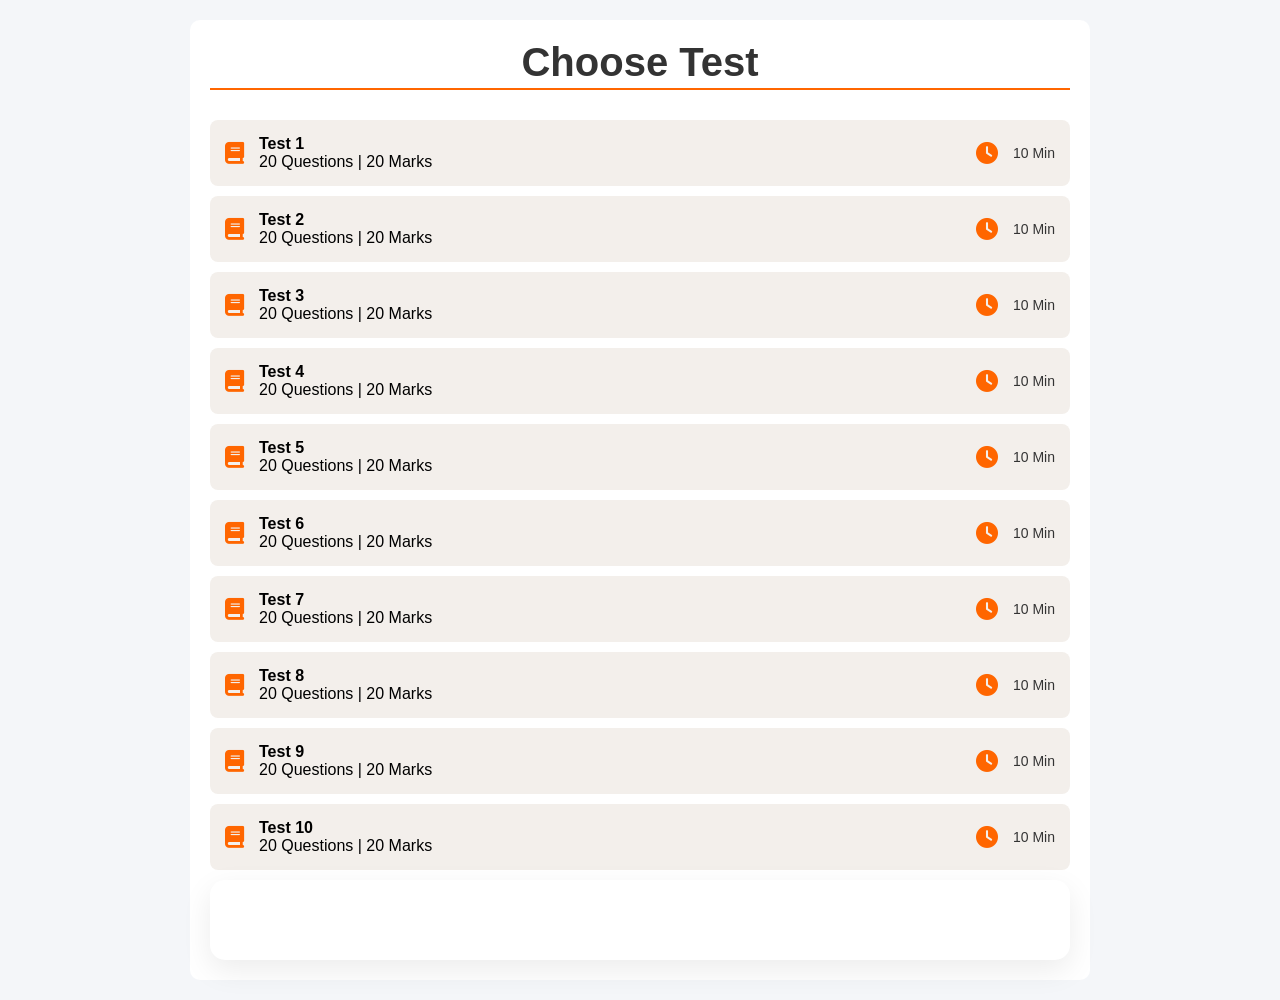
<file: myport/quizes.html>
<!DOCTYPE html>
<html lang="en">

<head>
    <meta charset="UTF-8">
    <meta name="viewport" content="width=device-width, initial-scale=1.0">
    <title>Nirman Skills Academy - Professional Quiz</title>
    <link rel="stylesheet" href="https://cdnjs.cloudflare.com/ajax/libs/font-awesome/6.5.0/css/all.min.css">

    <style>
        * {
            margin: 0;
            padding: 0;
            box-sizing: border-box;
        }

        body {
            font-family: Arial, sans-serif;
            background: #f4f6f9;
            margin: 0;
        }

        .container {
            max-width: 900px;
            /* min-height: 100vh; */
            margin: 20px auto;
            background: #fff;
            padding: 20px;
            border-radius: 10px;
        }

        #chooseHeading {
            font-size: 40px;
            text-align: center;
            padding-bottom: 3px;
            border-bottom: 2px solid #FF6600;
            margin-bottom: 30px;
            color: #333;
        }

        .quiz-item {
            display: flex;
            align-items: center;
            justify-content: space-between;
            padding: 15px;
            margin-bottom: 10px;
            background: rgba(141, 103, 65, 0.1);
            border-radius: 8px;
            cursor: pointer;
        }


        .quiz-item i {
            font-size: 22px;
            margin-right: 15px;
            color: #FF6600;
        }

        .quiz-item:hover {
            background: #ff660034;
        }


        /* Timer */
        .timer {
            text-align: right;
            font-weight: bold;
            font-size: 25px;
            color: #FF6600;
            display: none;
        }

        #description {
            display: none;
            margin-top: 20px;
            padding: 0 20px;
        }

        #description h3 {
            font-size: 33px;
            color: #222;
            margin-bottom: 15px;
            padding-bottom: 5px;
            border-bottom: 2px solid #FF6600;
            width: 400px;
        }

        #description h2 {
            color: #333;
            margin-bottom: 10px;
        }

        #description p {
            font-size: 19px;
            color: #333;
            line-height: 1.5;
            margin-bottom: 20px;
        }

        #description ul {
            list-style: disc inside;
            color: #222;
            margin-bottom: 20px;
            padding-left: 10px;
        }

        #description ul li {
            font-size: 18px;
            margin-bottom: 10px;
        }

        /* Question */
        .question {
            margin-top: 70px;
            margin-bottom: 30px;
        }

        #questionText {
            margin-bottom: 40px;
            font-size: 25px;
        }

        .options button {
            display: block;
            width: 100%;
            padding: 10px;
            margin-bottom: 10px;
            border: 1px solid #ccc;
            background: #f9f9f9;
            cursor: pointer;
            border-radius: 5px;
            font-size: 18px;
        }

        .options button.selected {
            background: #ff660034;
        }

        .btn-group {
            text-align: right;
        }

        .nav-btn,
        .submit-btn,
        .result-btn {
            padding: 10px 20px;
            margin: 10px 10px 0 0;
            border: none;
            border-radius: 5px;
            font-size: 20px;
            font-weight: 700;
            cursor: pointer;
            background: #FF6600;
            color: #fff;
        }


        .result {
            text-align: center;
            padding: 40px 20px;
            border-radius: 15px;
            background: #ffffff;
            box-shadow: 0 10px 30px rgba(0, 0, 0, 0.08);


            animation: fadeIn 0.6s ease;
        }


        @keyframes fadeIn {
            from {
                opacity: 0;
                transform: translateY(15px);
            }

            to {
                opacity: 1;
                transform: translateY(0);
            }
        }

        .score-circle {
            margin: 20px auto;
            position: relative;
            width: 160px;
            height: 160px;
            border-radius: 50%;
            background: conic-gradient(#FF6600 0deg, #eee 0deg);
            display: flex;
            align-items: center;
            justify-content: center;
            font-size: 35px;
            font-weight: bold;
            color: #333;
            transition: 1s ease;
        }

        /* .pass {
            background: linear-gradient(45deg, #4CAF50, #2e7d32);
        }

        .fail {
            background: linear-gradient(45deg, #e53935, #b71c1c);
        } */

        .result-stats {
            display: flex;
            flex-wrap: wrap;
            justify-content: space-around;
            margin-top: 20px;
            font-size: 20px;
        }

        .result-stats p {
            margin: 8px 0;
            width: 50%;
        }


        .result h2 {
            font-size: 40px;
            margin-bottom: 50px;
            color: #222;
            /* text-align: center; */
        }

        .result p {
            font-size: 22px;
            margin-bottom: 15px;
            color: #333;
            /* text-align: center; */
        }

        .review {
            display: none;
            margin-top: 20px;
            background: #fff3cd;
            padding: 15px;
            border-radius: 8px;
        }





        .result-btn-group {
            display: flex;
            justify-content: center;
            gap: 15px;
            margin-top: 30px;
            flex-wrap: wrap;
        }

        .result-btn {
            padding: 10px 20px;
            border-radius: 30px;
            border: none;
            cursor: pointer;
            font-size: 14px;
            font-weight: 500;
            text-decoration: none;
            display: inline-flex;
            align-items: center;
            gap: 8px;
            transition: 0.3s ease;
            box-shadow: 0 4px 10px rgba(0, 0, 0, 0.08);
        }

        /* Review */
        .review-btn {
            background: linear-gradient(45deg, #4CAF50, #43A047);
            color: white;
        }

        /* Restart */
        .retry-btn {
            background: linear-gradient(45deg, #FF6600, #FF8533);
            color: white;
        }

        /* Home */
        .back-home {
            background: #ffffff;
            color: #333;
            border: 1px solid #ddd;
        }

        /* Hover */
        .result-btn:hover {
            transform: translateY(-2px);
            box-shadow: 0 6px 15px rgba(0, 0, 0, 0.15);
        }


        .correct {
            color: green;
        }

        .wrong {
            color: red;
        }




        /* Mobile */
        @media (max-width: 768px) {
            .result-btn-group {
                flex-direction: column;
                align-items: stretch;
            }

            .result-btn {
                width: 100%;
                justify-content: center;
            }
        }

        @media (max-width: 500px) {
            .quiz-item {
                padding: 15px 5px;
            }
        }
    </style>
</head>

<body>

    <div class="container">

        <h2 id="chooseHeading">Choose Test</h2>

        <div id="quizList"></div>

        <div class="timer" id="timer">
            <i class="fa-solid fa-trophy"></i> Time Left: <span id="time">10:00</span>
        </div>

        <!-- Description Section -->
        <div id="description">
            <h3 id="descTitle"></h3>
            <h2>Ready to Test Your Knowledge?</h2>
            <p>This quiz is not just about scoring marks — it’s about learning, growing, and strengthening your skills.
                Each question has been thoughtfully designed to deepen your understanding and challenge your thinking.
                Take your time to read every question carefully, analyze your options, and choose the best possible
                answer. Remember, every attempt is an opportunity to improve and build confidence. Stay focused, stay
                positive, and give your very best effort.</p>

            <ul>
                <li>Total Questions: 20</li>
                <li>Total Marks: 20</li>
                <li>Each Question carries 1 mark</li>
                <li>Do not refresh the page</li>
                <li>Time Limit: 10 Minutes</li>
                <li>All the Best <i class="fa-solid fa-thumbs-up"
                        style="color: rgb(177, 117, 5); font-size: 25px; margin-left: 10px;"></i></li>
            </ul>

            <button class="nav-btn" id="startQuizBtn">Start Quiz</button>
        </div>


        <div id="quizArea" style="display:none;">
            <div class="question">
                <h3 id="questionText"></h3>
                <div class="options" id="options"></div>
            </div>

            <div class="btn-group">
                <button class="nav-btn" id="prevBtn">Previous</button>
                <button class="nav-btn" id="nextBtn">Next</button>
                <button class="submit-btn" id="submitBtn" style="display:none;">Submit</button>
            </div>

        </div>

        <div class="result" id="result"></div>
        <div class="review" id="review"></div>

    </div>

    <script>

        // Generate 10 Tests
        let tests = [];
        for (let t = 1; t <= 10; t++) {
            tests.push({
                title: "Test " + t,
                questions: generateQuestions()
            });
        }

        function generateQuestions() {

            // 🔥 Big Question Bank (add more anytime)
            const questionBank = [
                { q: "What does CPU stand for?", o: ["Central Process Unit", "Central Processing Unit", "Computer Personal Unit", "Central Processor Utility"], a: 1 },
                { q: "Which device is used for input?", o: ["Monitor", "Printer", "Keyboard", "Speaker"], a: 2 },
                { q: "Which is an operating system?", o: ["Windows", "Mouse", "CPU", "Excel"], a: 0 },
                { q: "RAM stands for?", o: ["Random Access Memory", "Read Access Memory", "Run Access Memory", "None"], a: 0 },
                { q: "Which is storage device?", o: ["Hard Disk", "Keyboard", "Monitor", "Mouse"], a: 0 },
                { q: "What does HTML stand for?", o: ["Hyper Text Markup Language", "High Text Machine Language", "Hyper Tool Markup Language", "None"], a: 0 },
                { q: "Which is a programming language?", o: ["Python", "Windows", "Chrome", "Keyboard"], a: 0 },
                { q: "Which key is used to refresh?", o: ["F1", "F2", "F5", "F12"], a: 2 },
                { q: "Which is output device?", o: ["Printer", "Keyboard", "Mouse", "Scanner"], a: 0 },
                { q: "What is full form of URL?", o: ["Uniform Resource Locator", "Universal Resource Link", "United Resource Locator", "None"], a: 0 },
                { q: "Which is database software?", o: ["MS Access", "MS Word", "Paint", "Notepad"], a: 0 },
                { q: "Which company made Windows?", o: ["Google", "Microsoft", "Apple", "IBM"], a: 1 },
                { q: "Which is search engine?", o: ["Google", "Windows", "CPU", "Excel"], a: 0 },
                { q: "Binary number system uses?", o: ["0 and 1", "1 and 2", "0 to 9", "A and B"], a: 0 },
                { q: "Which is web browser?", o: ["Chrome", "Word", "Excel", "PowerPoint"], a: 0 },
                { q: "What is MS Word?", o: ["Spreadsheet", "Word Processor", "Browser", "OS"], a: 1 },
                { q: "Which is antivirus?", o: ["Quick Heal", "Excel", "PowerPoint", "CPU"], a: 0 },
                { q: "Which memory is permanent?", o: ["RAM", "ROM", "Cache", "Register"], a: 1 },
                { q: "Shortcut to copy?", o: ["Ctrl + C", "Ctrl + V", "Ctrl + X", "Ctrl + A"], a: 0 },
                { q: "Shortcut to paste?", o: ["Ctrl + P", "Ctrl + V", "Ctrl + C", "Ctrl + Z"], a: 1 },
                { q: "Which is spreadsheet software?", o: ["Excel", "Word", "Paint", "Chrome"], a: 0 },
                { q: "What is internet?", o: ["Network of networks", "Software", "Hardware", "Browser"], a: 0 },
                { q: "Which is cloud storage?", o: ["Google Drive", "CPU", "RAM", "Monitor"], a: 0 }
            ];

            // 🔀 Shuffle Question Bank
            // let shuffled = questionBank.sort(() => 0.5 - Math.random());

            // // 🎯 Pick 20 random unique questions
            // let selectedQuestions = shuffled.slice(0, 20);

            // // Add selected property
            // return selectedQuestions.map(q => ({ ...q, selected: null }));

            function shuffleArray(array) {
                for (let i = array.length - 1; i > 0; i--) {
                    let j = Math.floor(Math.random() * (i + 1));
                    [array[i], array[j]] = [array[j], array[i]];
                }
                return array;
            }

            let shuffled = shuffleArray([...questionBank]);

            let selectedQuestions = shuffled.slice(0, 20);

            return selectedQuestions.map(q => ({ ...q, selected: null }));

        }



        // Create Quiz List
        const quizList = document.getElementById("quizList");
        tests.forEach((test, index) => {
            let div = document.createElement("div");
            div.className = "quiz-item";
            div.innerHTML = `
    <div style="display:flex; align-items:center;">
        <i class="fa fa-book"></i>
        <div>
            <strong>${test.title}</strong><br>
            20 Questions | 20 Marks
        </div>
    </div>

    <div style="display:flex; align-items:center; gap:0px; font-size:14px; color:#333;">
        <i class="fa-solid fa-clock"></i>
        10 Min
    </div>
`;
            div.onclick = () => startTest(index);
            quizList.appendChild(div);
        });

        let currentTest = null;
        let currentQ = 0;
        let timerInterval;
        let timeLeft = 600;

        // Start Test
        function startTest(index) {
            currentTest = tests[index];

            // Hide Quiz Selection Area
            document.getElementById("chooseHeading").style.display = "none";
            quizList.style.display = "none";

            // Show Description
            document.getElementById("description").style.display = "block";

            document.getElementById("descTitle").innerText =
                currentTest.title + " - Instructions";
        }


        // Timer
        function startTimer() {
            timeLeft = 600;
            timerInterval = setInterval(() => {
                let minutes = Math.floor(timeLeft / 60);
                let seconds = timeLeft % 60;
                document.getElementById("time").innerText =
                    `${minutes}:${seconds < 10 ? '0' + seconds : seconds}`;
                if (timeLeft <= 0) {
                    clearInterval(timerInterval);
                    alert("Time Over!");
                    submitQuiz(true);
                }
                timeLeft--;
            }, 1000);
        }

        // Show Question
        function showQuestion() {
            let q = currentTest.questions[currentQ];
            document.getElementById("questionText").innerText =
                `Q${currentQ + 1}. ${q.q}`;

            let options = document.getElementById("options");
            options.innerHTML = "";

            q.o.forEach((opt, i) => {
                let btn = document.createElement("button");
                btn.innerText = opt;
                if (q.selected === i) btn.classList.add("selected");

                btn.onclick = () => {
                    q.selected = i;
                    showQuestion();
                };

                options.appendChild(btn);
            });

            // 👇 YAHI PAR yeh code lagana hai
            document.getElementById("prevBtn").style.display =
                currentQ === 0 ? "none" : "inline-block";

            document.getElementById("nextBtn").style.display =
                currentQ === currentTest.questions.length - 1 ? "none" : "inline-block";

            document.getElementById("submitBtn").style.display =
                currentQ === currentTest.questions.length - 1 ? "inline-block" : "none";
        }



        // Navigation
        nextBtn.onclick = () => { currentQ++; showQuestion(); }
        prevBtn.onclick = () => { currentQ--; showQuestion(); }


        document.getElementById("startQuizBtn").onclick = function () {
            document.getElementById("description").style.display = "none";
            document.getElementById("quizArea").style.display = "block";
            document.getElementById("timer").style.display = "block";

            currentQ = 0;
            startTimer();
            showQuestion();
        };


        // Submit
        submitBtn.onclick = () => submitQuiz(false);



        function submitQuiz(timeOver) {
            clearInterval(timerInterval);

            document.getElementById("quizArea").style.display = "none";
            document.getElementById("timer").style.display = "none";

            let correct = 0, wrong = 0;

            currentTest.questions.forEach(q => {
                if (q.selected === q.a) correct++;
                else if (q.selected !== null) wrong++;
            });

            let percentage = Math.round((correct / 20) * 100);
            let isPass = percentage >= 50;


            // 🔥 Badge YAHAN add karein
            let badge = "";

            if (percentage >= 80) badge = "<i class=\"fa-solid fa-trophy\"></i> Top Performer";
            else if (percentage >= 50) badge = `<span style="display:flex; align-items:center; gap:6px; font-size:20px; font-weight:600;">
                        <i class="fa-solid fa-star" style="color: rgb(255, 212, 59); font-size:22px; "></i> Qualified
                        </span>`;
            // else if (percentage >= 50) badge = "<i class=\"fa-solid fa-star\" style=\"color: rgb(255, 212, 59);\"> Qualified";
            else badge = "<i class=\"fa-solid fa-thumbs-up\"></i> Needs Improvement";


            // 🔥 Motivational Message YAHAN add karo
            let message = "";

            if (percentage >= 80) {
                message = "Excellent Performance! <i class=\"fa-solid fa-star\" style=\"color: rgb(255, 212, 59);\"></i> Keep it up!";
            } else if (percentage >= 50) {
                message = "Good Job <i class=\"fa-solid fa-thumbs-up\"></i> You can improve even more!";
            } else {
                message = "Don't worry, Review and try again!";
            }


            let result = document.getElementById("result");
            result.style.display = "block";

            result.innerHTML = `
        <h2>${timeOver ? "⏰ Time Over!" : "🎉 Test Completed!"}</h2>


          <!-- 🔥 YAHAN BADGE ADD KARO -->
    <h3 style="margin-bottom:15px; color:#FF6600;">
        ${badge}
    </h3>

        
        <div class="score-circle ${isPass ? 'pass' : 'fail'}">
            ${percentage}%
        </div>

        <div class="result-stats">
            <p><strong>Correct:</strong> ${correct}</p>
            <p><strong>Wrong:</strong> ${wrong}</p>
            <p><strong>Marks:</strong> ${correct} / 20</p>
            <p><strong>Status:</strong> 
                <span style="color:${isPass ? 'green' : 'red'}">
                    ${isPass ? 'PASS 🎉' : 'FAIL ❌'}
                </span>
            </p>
        </div>

        
        <p style="margin-top:20px; font-size:18px; font-weight:500;">
            ${message}
        </p>


        <div style="margin-top:20px;">
            <div style="height:12px; background:#eee; border-radius:10px;">
                <div style="
                    height:12px;
                    width:${percentage}%;
                    background:${percentage >= 50 ? '#4CAF50' : '#e53935'};
                    border-radius:10px;">
                </div>
            </div>
        </div>

        <div class="result-btn-group">

            <button class="result-btn review-btn" onclick="showReview()">
                <i class="fa fa-list"></i> View Review
            </button>

            <button class="result-btn retry-btn" onclick="location.reload()">
                <i class="fa fa-rotate-right"></i> Restart
            </button>

            <a href="home.html" class="result-btn back-home">
                <i class="fa fa-home"></i> Back to Home
            </a>

        </div>
    `;


            // 🔥 Animated Circle Code
            let circle = document.querySelector(".score-circle");
            let degree = (percentage / 100) * 360;

            // setTimeout(() => {
            //     circle.style.background =
            //         `conic-gradient(#4CAF50 ${degree}deg, #eee ${degree}deg)`;
            // }, 100);

            let fillColor = percentage >= 50 ? "#4CAF50" : "#e53935";

            setTimeout(() => {
                circle.style.background =
                    `conic-gradient(${fillColor} ${degree}deg, #eee ${degree}deg)`;
            }, 100);
        }


        // Review
        function showReview() {
            let review = document.getElementById("review");
            review.style.display = "block";
            review.innerHTML = "";
            currentTest.questions.forEach((q, i) => {
                review.innerHTML += `
        <p>
        Q${i + 1}: ${q.q}<br>
        Your Answer: <span class="${q.selected === q.a ? 'correct' : 'wrong'}">
        ${q.o[q.selected] || "Not Attempted"}
        </span><br>
        Correct Answer: <span class="correct">${q.o[q.a]}</span>
        </p><hr>`;
            });
        }

    </script>

</body>

</html>
</file>
